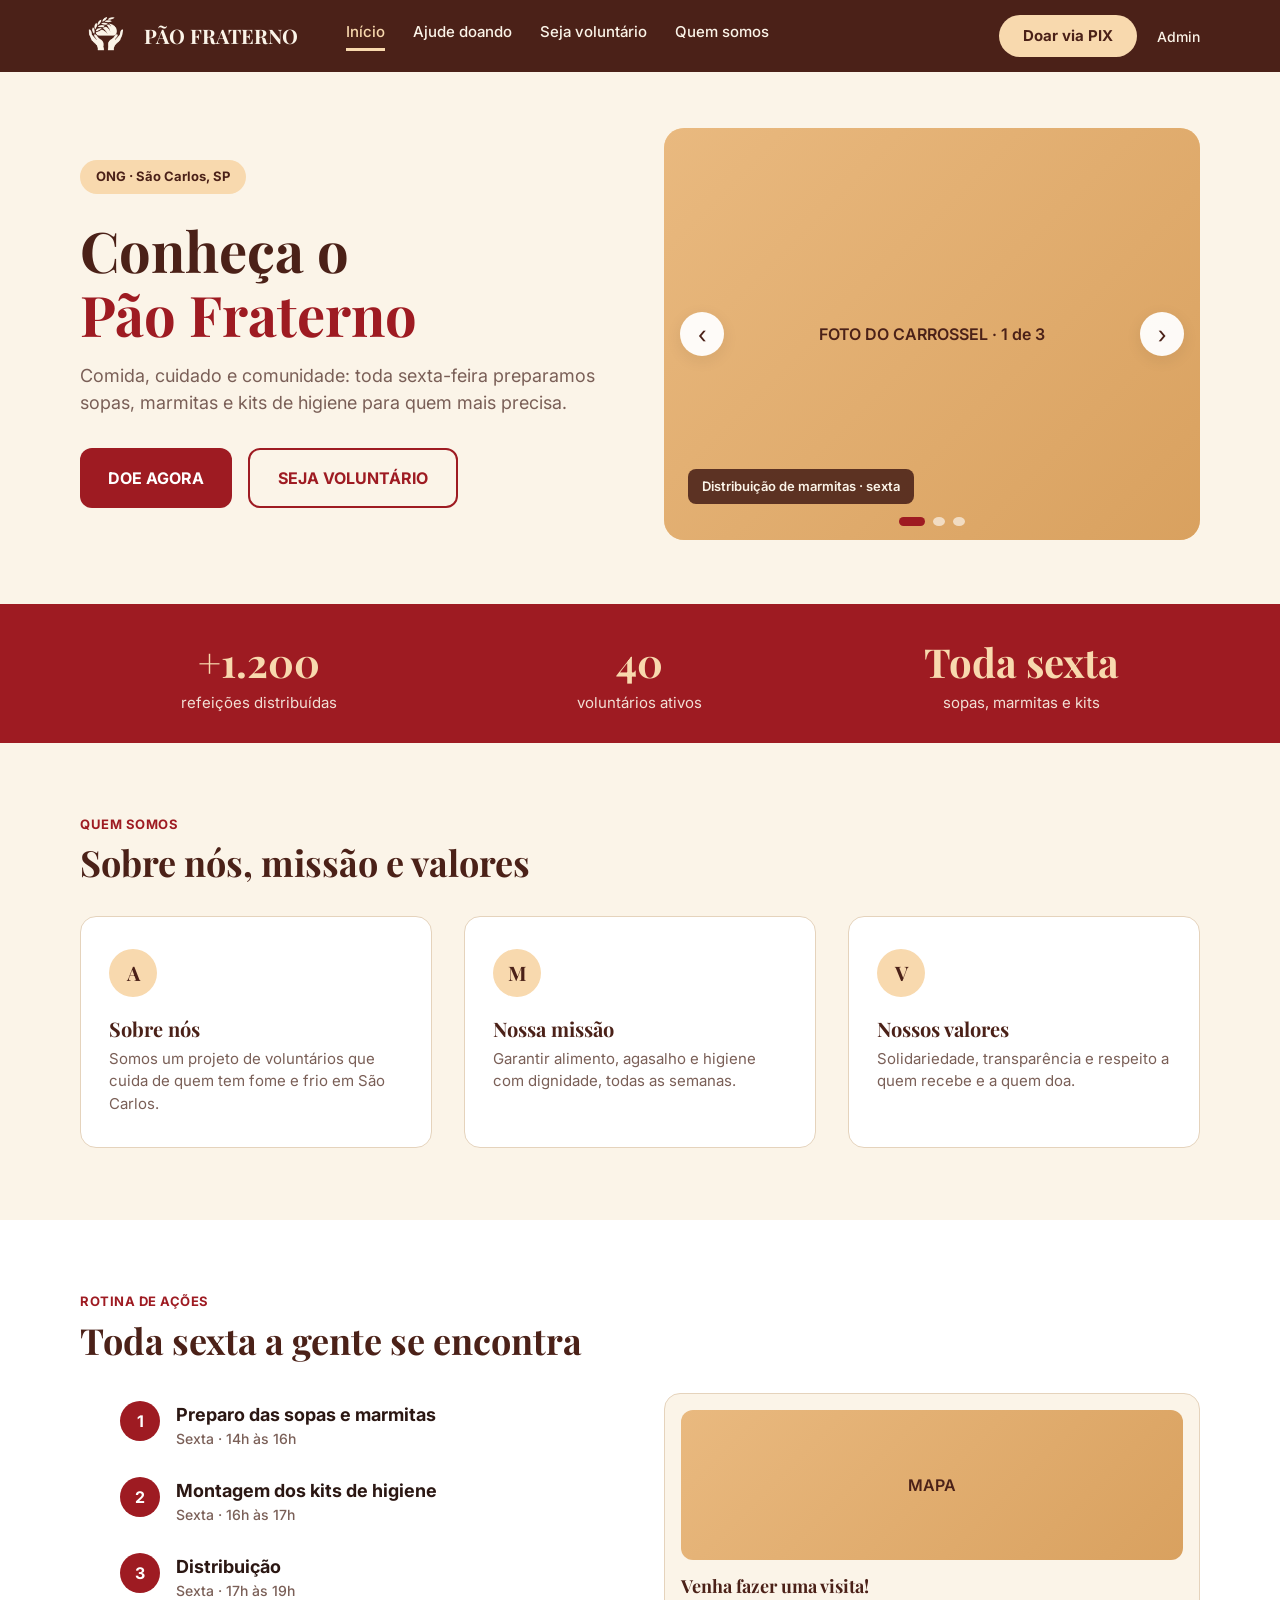
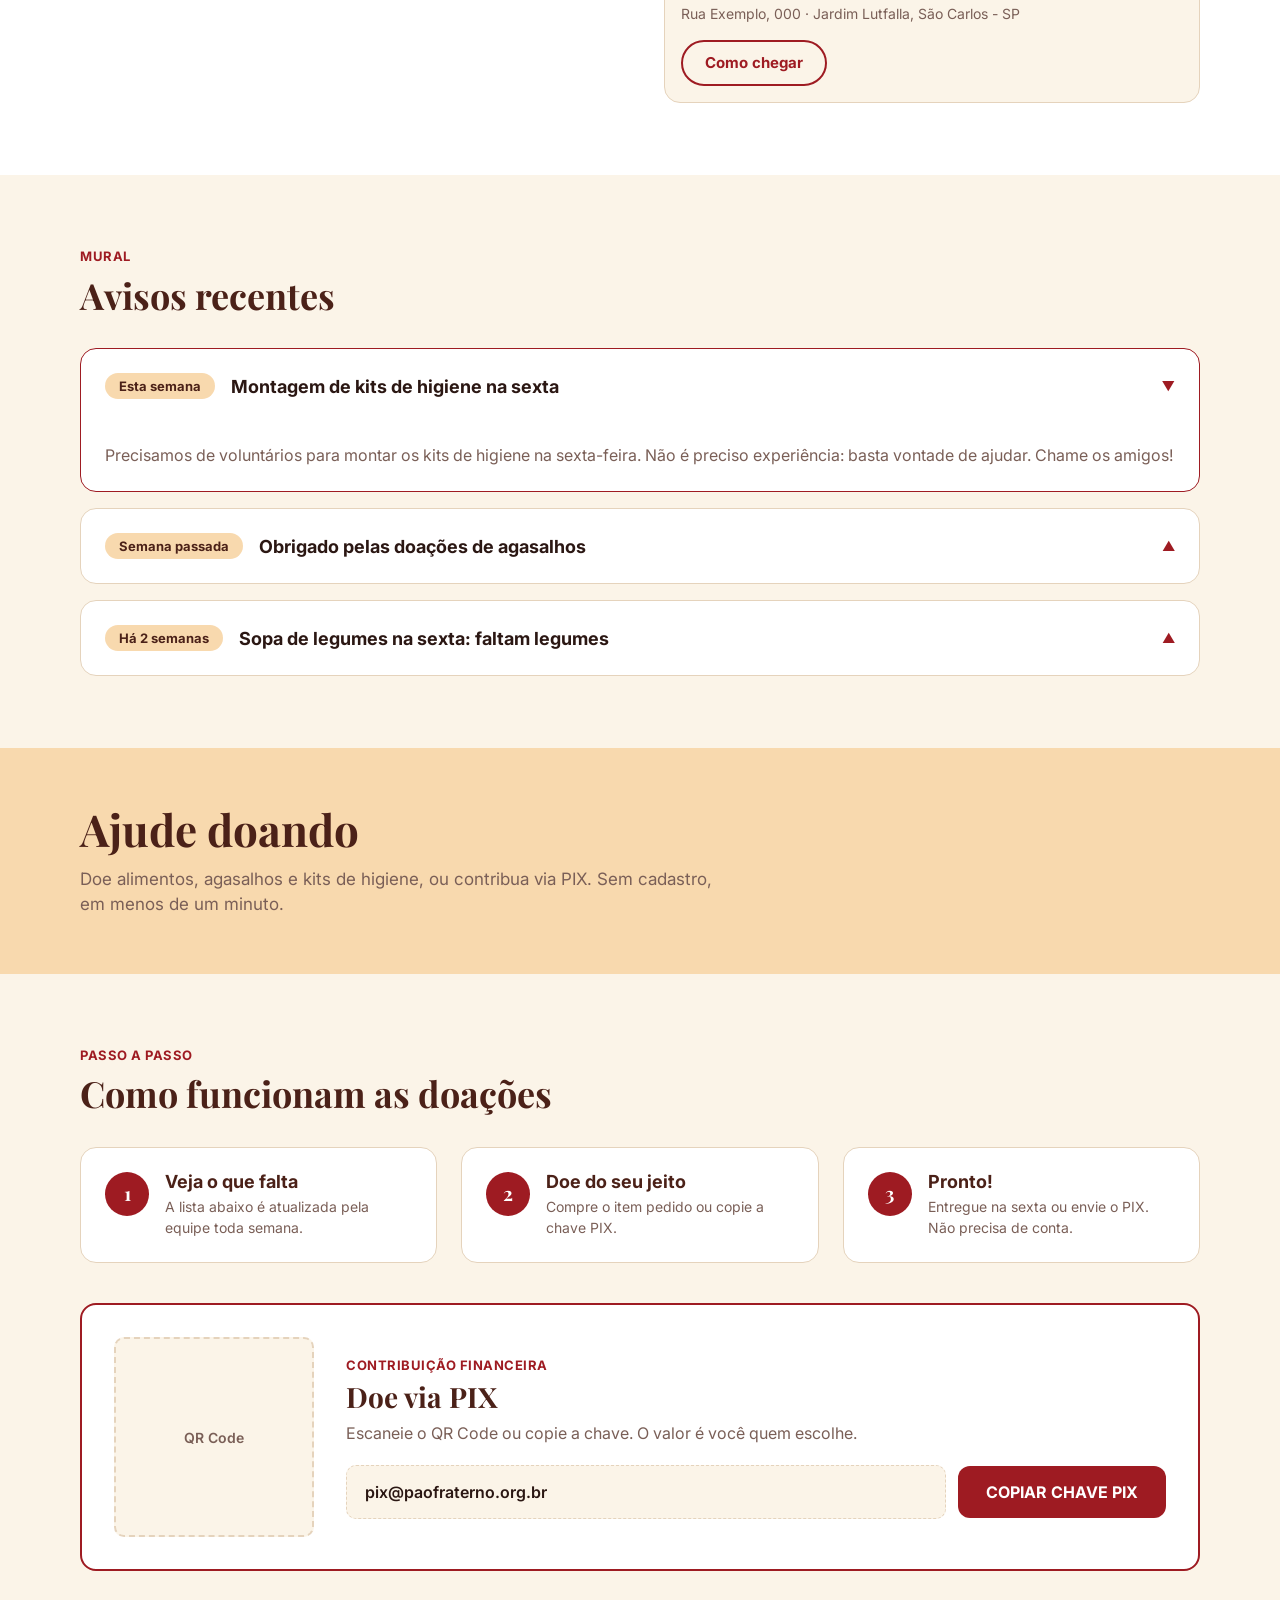
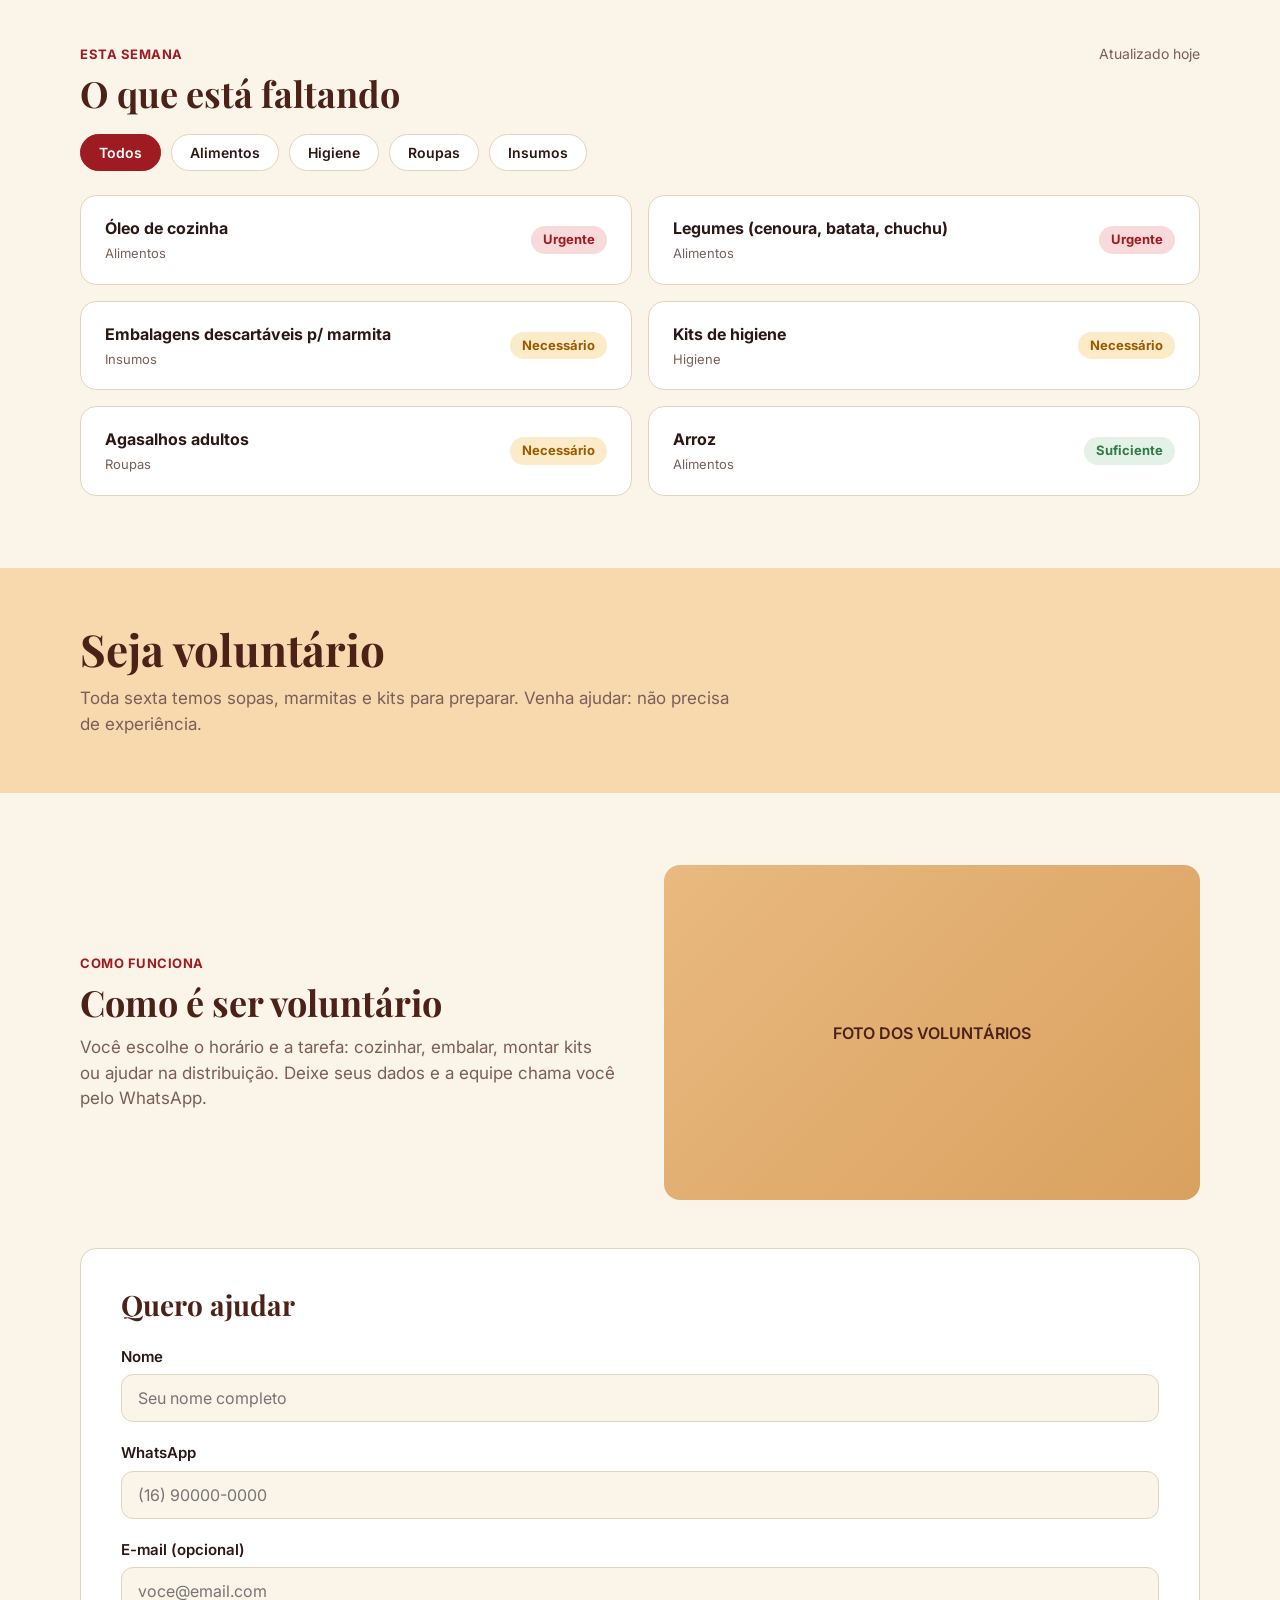
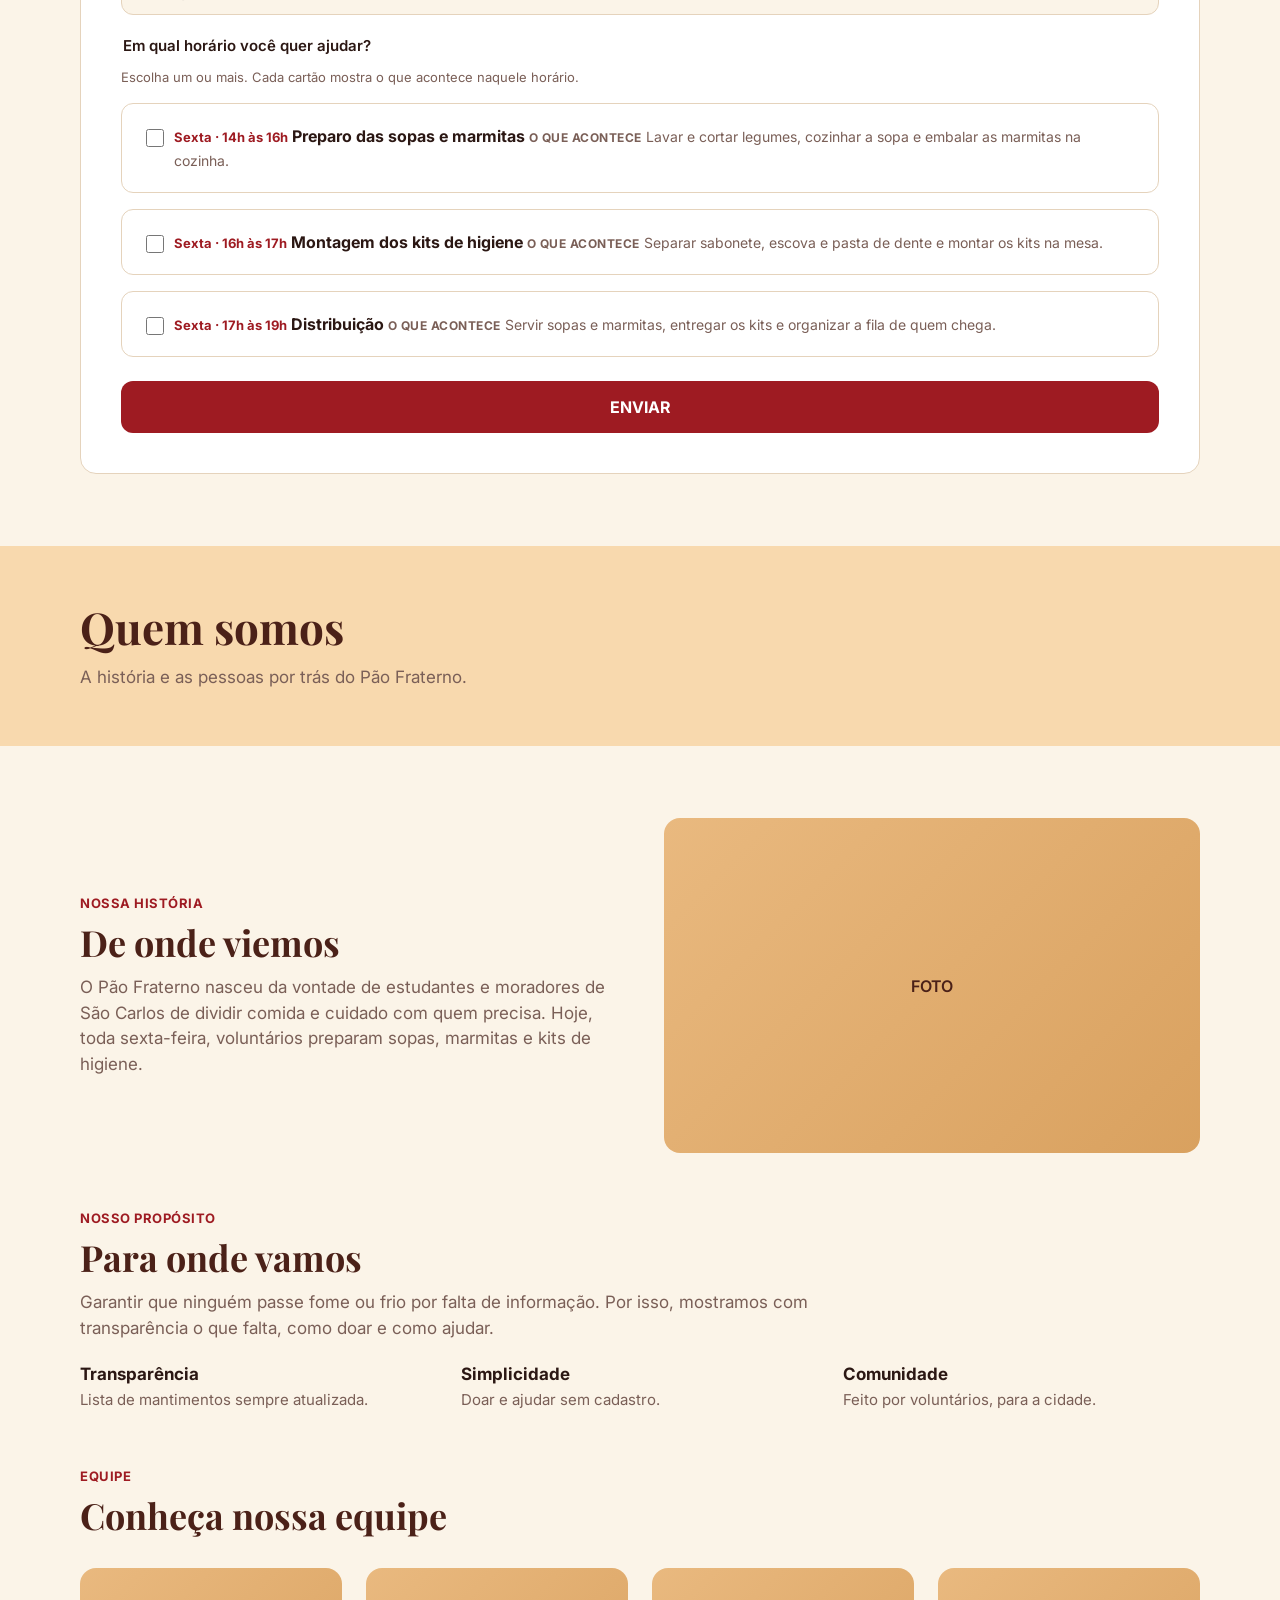
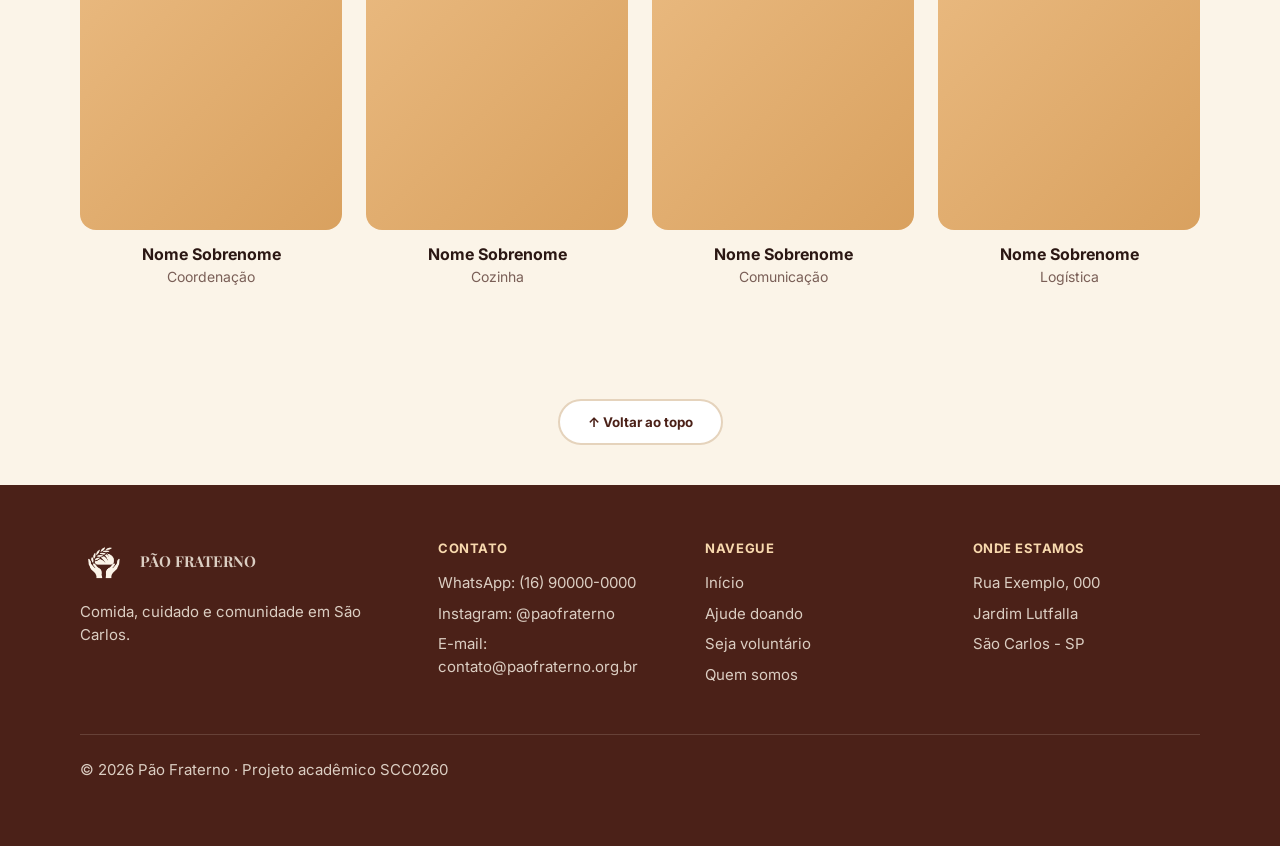
<file: index.html>
<!DOCTYPE html>
<html lang="pt-BR">
<head>
  <meta charset="UTF-8" />
  <meta name="viewport" content="width=device-width, initial-scale=1.0" />
  <title>Pão Fraterno · Comida, cuidado e comunidade em São Carlos</title>
  <meta name="description" content="ONG de São Carlos que, toda sexta-feira, prepara sopas, marmitas e kits de higiene. Veja o que falta, doe via PIX ou seja voluntário — sem cadastro." />

  <link rel="preconnect" href="https://fonts.googleapis.com" />
  <link rel="preconnect" href="https://fonts.gstatic.com" crossorigin />
  <link rel="stylesheet"
        href="https://fonts.googleapis.com/css2?family=Inter:wght@400;500;600;700&family=Playfair+Display:wght@700&display=swap" />
  <link rel="stylesheet" href="css/styles.css" />
  <link rel="stylesheet" href="css/home.css" />
</head>
<body>
  <a class="skip-link" href="#inicio">Pular para o conteúdo</a>

  <!-- ===================== NAVBAR ===================== -->
  <header class="navbar">
    <div class="container navbar__inner">
      <a class="logo" href="#inicio" aria-label="Pão Fraterno — início">
        <img class="logo__marca" src="public/pao_fraterno_logo.png" alt="" />
        <span>PÃO FRATERNO</span>
      </a>

      <button class="nav-toggle" type="button" aria-expanded="false"
              aria-controls="nav-menu" aria-label="Abrir menu">
        <span></span><span></span><span></span>
      </button>

      <nav id="nav-menu" class="nav-menu" aria-label="Navegação principal">
        <a class="nav-menu__link" href="#inicio" aria-current="page">Início</a>
        <a class="nav-menu__link" href="#ajude-doando">Ajude doando</a>
        <a class="nav-menu__link" href="#seja-voluntario">Seja voluntário</a>
        <a class="nav-menu__link" href="#quem-somos">Quem somos</a>
        <a class="nav-menu__link nav-menu__link--admin" href="admin.html">Admin</a>
      </nav>

      <div class="nav-acoes">
        <a class="btn-pix-nav" href="#doe-via-pix">
          Doar via PIX
        </a>
        <a class="nav-admin" href="admin.html">Admin</a>
      </div>
    </div>
  </header>

  <main>
    <!-- ===================== INÍCIO / HERO ===================== -->
    <section id="inicio" class="secao hero">
      <div class="container hero__grade">
        <div>
          <span class="tag">ONG · São Carlos, SP</span>
          <h1 class="hero__titulo">Conheça o <span>Pão Fraterno</span></h1>
          <p class="hero__texto">
            Comida, cuidado e comunidade: toda sexta-feira preparamos sopas,
            marmitas e kits de higiene para quem mais precisa.
          </p>
          <div class="hero__acoes">
            <a class="btn btn--primario" href="#ajude-doando">DOE AGORA</a>
            <a class="btn btn--secundario" href="#seja-voluntario">SEJA VOLUNTÁRIO</a>
          </div>
        </div>

        <div class="carrossel" data-carrossel aria-roledescription="carrossel" aria-label="Fotos das ações">
          <div class="carrossel__trilho">
            <div class="carrossel__slide" role="group" aria-label="1 de 3">
              <span>FOTO DO CARROSSEL · 1 de 3</span>
              <span class="carrossel__legenda">Distribuição de marmitas · sexta</span>
            </div>
            <div class="carrossel__slide" role="group" aria-label="2 de 3" aria-hidden="true">
              <span>FOTO DO CARROSSEL · 2 de 3</span>
              <span class="carrossel__legenda">Preparo das sopas na cozinha</span>
            </div>
            <div class="carrossel__slide" role="group" aria-label="3 de 3" aria-hidden="true">
              <span>FOTO DO CARROSSEL · 3 de 3</span>
              <span class="carrossel__legenda">Montagem dos kits de higiene</span>
            </div>
          </div>
          <button class="carrossel__seta carrossel__seta--anterior" type="button" aria-label="Foto anterior">‹</button>
          <button class="carrossel__seta carrossel__seta--proximo" type="button" aria-label="Próxima foto">›</button>
          <div class="carrossel__pontos" role="tablist" aria-label="Selecionar foto">
            <button class="carrossel__ponto is-ativo" type="button" aria-label="Ir para foto 1"></button>
            <button class="carrossel__ponto" type="button" aria-label="Ir para foto 2"></button>
            <button class="carrossel__ponto" type="button" aria-label="Ir para foto 3"></button>
          </div>
        </div>
      </div>
    </section>

    <!-- ===================== FAIXA DE IMPACTO ===================== -->
    <section class="impacto" aria-label="Indicadores de impacto">
      <div class="container impacto__grade">
        <div>
          <p class="impacto__numero">+1.200</p>
          <p class="impacto__rotulo">refeições distribuídas</p>
        </div>
        <div>
          <p class="impacto__numero">40</p>
          <p class="impacto__rotulo">voluntários ativos</p>
        </div>
        <div>
          <p class="impacto__numero">Toda sexta</p>
          <p class="impacto__rotulo">sopas, marmitas e kits</p>
        </div>
      </div>
    </section>

    <!-- ===================== SOBRE / MISSÃO / VALORES ===================== -->
    <section class="secao">
      <div class="container">
        <p class="rotulo-secao">Quem somos</p>
        <h2 class="titulo-secao">Sobre nós, missão e valores</h2>
        <div class="cartoes">
          <article class="cartao">
            <div class="cartao__icone" aria-hidden="true">A</div>
            <h3>Sobre nós</h3>
            <p>Somos um projeto de voluntários que cuida de quem tem fome e frio em São Carlos.</p>
          </article>
          <article class="cartao">
            <div class="cartao__icone" aria-hidden="true">M</div>
            <h3>Nossa missão</h3>
            <p>Garantir alimento, agasalho e higiene com dignidade, todas as semanas.</p>
          </article>
          <article class="cartao">
            <div class="cartao__icone" aria-hidden="true">V</div>
            <h3>Nossos valores</h3>
            <p>Solidariedade, transparência e respeito a quem recebe e a quem doa.</p>
          </article>
        </div>
      </div>
    </section>

    <!-- ===================== ROTINA DE SEXTA ===================== -->
    <section class="secao rotina">
      <div class="container">
        <p class="rotulo-secao">Rotina de ações</p>
        <h2 class="titulo-secao">Toda sexta a gente se encontra</h2>
        <div class="rotina__grade">
          <ol class="passos">
            <li class="passo">
              <span class="passo__numero">1</span>
              <div>
                <p class="passo__titulo">Preparo das sopas e marmitas</p>
                <p class="passo__horario">Sexta · 14h às 16h</p>
              </div>
            </li>
            <li class="passo">
              <span class="passo__numero">2</span>
              <div>
                <p class="passo__titulo">Montagem dos kits de higiene</p>
                <p class="passo__horario">Sexta · 16h às 17h</p>
              </div>
            </li>
            <li class="passo">
              <span class="passo__numero">3</span>
              <div>
                <p class="passo__titulo">Distribuição</p>
                <p class="passo__horario">Sexta · 17h às 19h</p>
              </div>
            </li>
          </ol>

          <div class="cartao-mapa">
            <div class="cartao-mapa__imagem" role="img" aria-label="Mapa com a localização da ONG">MAPA</div>
            <h3>Venha fazer uma visita!</h3>
            <p>Rua Exemplo, 000 · Jardim Lutfalla, São Carlos - SP</p>
            <a class="btn btn--secundario btn--pilula"
               href="https://maps.google.com/?q=São+Carlos+SP" target="_blank" rel="noopener">
              Como chegar
            </a>
          </div>
        </div>
      </div>
    </section>

    <!-- ===================== AVISOS ===================== -->
    <section class="secao">
      <div class="container">
        <p class="rotulo-secao">Mural</p>
        <h2 class="titulo-secao">Avisos recentes</h2>
        <div class="avisos" id="lista-avisos">
          <!-- Preenchido por main.js a partir de AVISOS_MOCK -->
        </div>
      </div>
    </section>

    <!-- ===================== AJUDE DOANDO ===================== -->
    <section id="ajude-doando">
      <div class="secao-destaque">
        <div class="container">
          <h2 class="secao-destaque__titulo">Ajude doando</h2>
          <p class="secao-destaque__texto">
            Doe alimentos, agasalhos e kits de higiene, ou contribua via PIX.
            Sem cadastro, em menos de um minuto.
          </p>
        </div>
      </div>

      <div class="secao">
        <div class="container">
          <p class="rotulo-secao">Passo a passo</p>
          <h3 class="titulo-secao">Como funcionam as doações</h3>
          <div class="passos-doacao">
            <article class="passo-cartao">
              <span class="passo-cartao__numero">1</span>
              <div>
                <h3>Veja o que falta</h3>
                <p>A lista abaixo é atualizada pela equipe toda semana.</p>
              </div>
            </article>
            <article class="passo-cartao">
              <span class="passo-cartao__numero">2</span>
              <div>
                <h3>Doe do seu jeito</h3>
                <p>Compre o item pedido ou copie a chave PIX.</p>
              </div>
            </article>
            <article class="passo-cartao">
              <span class="passo-cartao__numero">3</span>
              <div>
                <h3>Pronto!</h3>
                <p>Entregue na sexta ou envie o PIX. Não precisa de conta.</p>
              </div>
            </article>
          </div>

          <!-- Cartão PIX -->
          <div class="cartao-pix" id="doe-via-pix">
            <div class="cartao-pix__qr" role="img" aria-label="Espaço reservado para o QR Code do PIX">
              <!-- Espaço reservado: insira aqui o QR Code real (ex.: <img src="..."> ) -->
              <span class="cartao-pix__qr-texto">QR Code</span>
            </div>
            <div>
              <p class="cartao-pix__rotulo">Contribuição financeira</p>
              <h3>Doe via PIX</h3>
              <p class="cartao-pix__descricao">
                Escaneie o QR Code ou copie a chave. O valor é você quem escolhe.
              </p>
              <div class="pix-chave">
                <span class="pix-chave__valor" id="pix-chave">pix@paofraterno.org.br</span>
                <button class="btn btn--primario" type="button"
                        data-copiar-pix="pix@paofraterno.org.br">
                  COPIAR CHAVE PIX
                </button>
              </div>
            </div>
          </div>
        </div>
      </div>

      <!-- Lista de itens -->
      <div class="secao" style="padding-top: 0;">
        <div class="container">
          <div class="itens-cabecalho">
            <div>
              <p class="rotulo-secao">Esta semana</p>
              <h3 class="titulo-secao" style="margin-bottom:0;">O que está faltando</h3>
            </div>
            <span class="itens-cabecalho__atualizado">Atualizado hoje</span>
          </div>

          <div class="filtros" data-filtros role="group" aria-label="Filtrar itens por categoria">
            <button class="filtro is-ativo" type="button" data-categoria="Todos" aria-pressed="true">Todos</button>
            <button class="filtro" type="button" data-categoria="Alimentos" aria-pressed="false">Alimentos</button>
            <button class="filtro" type="button" data-categoria="Higiene" aria-pressed="false">Higiene</button>
            <button class="filtro" type="button" data-categoria="Roupas" aria-pressed="false">Roupas</button>
            <button class="filtro" type="button" data-categoria="Insumos" aria-pressed="false">Insumos</button>
          </div>

          <div class="lista-itens" id="lista-itens">
            <!-- Preenchido por main.js a partir de ITENS_MOCK -->
          </div>
        </div>
      </div>
    </section>

    <!-- ===================== SEJA VOLUNTÁRIO ===================== -->
    <section id="seja-voluntario">
      <div class="secao-destaque">
        <div class="container">
          <h2 class="secao-destaque__titulo">Seja voluntário</h2>
          <p class="secao-destaque__texto">
            Toda sexta temos sopas, marmitas e kits para preparar.
            Venha ajudar: não precisa de experiência.
          </p>
        </div>
      </div>

      <div class="secao">
        <div class="container">
          <div class="voluntario__intro">
            <div>
              <p class="rotulo-secao">Como funciona</p>
              <h3 class="titulo-secao" style="margin-bottom:12px;">Como é ser voluntário</h3>
              <p style="color: var(--cor-texto-suave); font-size: 1.0625rem;">
                Você escolhe o horário e a tarefa: cozinhar, embalar, montar kits ou
                ajudar na distribuição. Deixe seus dados e a equipe chama você pelo WhatsApp.
              </p>
            </div>
            <div class="foto-placeholder" role="img" aria-label="Foto dos voluntários">FOTO DOS VOLUNTÁRIOS</div>
          </div>

          <!-- Formulário -->
          <form class="form" id="form-voluntario" novalidate>
            <h3>Quero ajudar</h3>

            <div class="campo">
              <label for="vol-nome">Nome</label>
              <input type="text" id="vol-nome" name="nome" placeholder="Seu nome completo" required autocomplete="name" />
            </div>

            <div class="campo">
              <label for="vol-whats">WhatsApp</label>
              <input type="tel" id="vol-whats" name="whatsapp" placeholder="(16) 90000-0000" required autocomplete="tel" />
            </div>

            <div class="campo">
              <label for="vol-email">E-mail (opcional)</label>
              <input type="email" id="vol-email" name="email" placeholder="voce@email.com" autocomplete="email" />
            </div>

            <fieldset>
              <legend>Em qual horário você quer ajudar?</legend>
              <p class="campo__ajuda">Escolha um ou mais. Cada cartão mostra o que acontece naquele horário.</p>
              <div class="horarios">
                <label class="horario">
                  <input type="checkbox" name="horario" value="14h-16h" />
                  <span class="horario__periodo">Sexta · 14h às 16h</span>
                  <span class="horario__titulo">Preparo das sopas e marmitas</span>
                  <span class="horario__rotulo">O que acontece</span>
                  <span class="horario__descricao">Lavar e cortar legumes, cozinhar a sopa e embalar as marmitas na cozinha.</span>
                </label>
                <label class="horario">
                  <input type="checkbox" name="horario" value="16h-17h" />
                  <span class="horario__periodo">Sexta · 16h às 17h</span>
                  <span class="horario__titulo">Montagem dos kits de higiene</span>
                  <span class="horario__rotulo">O que acontece</span>
                  <span class="horario__descricao">Separar sabonete, escova e pasta de dente e montar os kits na mesa.</span>
                </label>
                <label class="horario">
                  <input type="checkbox" name="horario" value="17h-19h" />
                  <span class="horario__periodo">Sexta · 17h às 19h</span>
                  <span class="horario__titulo">Distribuição</span>
                  <span class="horario__rotulo">O que acontece</span>
                  <span class="horario__descricao">Servir sopas e marmitas, entregar os kits e organizar a fila de quem chega.</span>
                </label>
              </div>
            </fieldset>

            <button class="btn btn--primario" type="submit" style="width:100%;">ENVIAR</button>
          </form>
        </div>
      </div>
    </section>

    <!-- ===================== QUEM SOMOS ===================== -->
    <section id="quem-somos">
      <div class="secao-destaque">
        <div class="container">
          <h2 class="secao-destaque__titulo">Quem somos</h2>
          <p class="secao-destaque__texto">A história e as pessoas por trás do Pão Fraterno.</p>
        </div>
      </div>

      <div class="secao">
        <div class="container">
          <div class="historia">
            <div>
              <p class="rotulo-secao">Nossa história</p>
              <h3 class="titulo-secao" style="margin-bottom:12px;">De onde viemos</h3>
              <p style="color: var(--cor-texto-suave); font-size: 1.0625rem;">
                O Pão Fraterno nasceu da vontade de estudantes e moradores de São Carlos
                de dividir comida e cuidado com quem precisa. Hoje, toda sexta-feira,
                voluntários preparam sopas, marmitas e kits de higiene.
              </p>
            </div>
            <div class="foto-placeholder" role="img" aria-label="Foto da ONG">FOTO</div>
          </div>

          <div style="margin-bottom:56px;">
            <p class="rotulo-secao">Nosso propósito</p>
            <h3 class="titulo-secao" style="margin-bottom:12px;">Para onde vamos</h3>
            <p style="color: var(--cor-texto-suave); font-size: 1.0625rem; max-width: 70ch;">
              Garantir que ninguém passe fome ou frio por falta de informação. Por isso,
              mostramos com transparência o que falta, como doar e como ajudar.
            </p>
            <div class="valores">
              <div class="valor">
                <h4>Transparência</h4>
                <p>Lista de mantimentos sempre atualizada.</p>
              </div>
              <div class="valor">
                <h4>Simplicidade</h4>
                <p>Doar e ajudar sem cadastro.</p>
              </div>
              <div class="valor">
                <h4>Comunidade</h4>
                <p>Feito por voluntários, para a cidade.</p>
              </div>
            </div>
          </div>

          <div>
            <p class="rotulo-secao">Equipe</p>
            <h3 class="titulo-secao">Conheça nossa equipe</h3>
            <div class="equipe">
              <div class="membro">
                <div class="membro__avatar" aria-hidden="true"></div>
                <p class="membro__nome">Nome Sobrenome</p>
                <p class="membro__papel">Coordenação</p>
              </div>
              <div class="membro">
                <div class="membro__avatar" aria-hidden="true"></div>
                <p class="membro__nome">Nome Sobrenome</p>
                <p class="membro__papel">Cozinha</p>
              </div>
              <div class="membro">
                <div class="membro__avatar" aria-hidden="true"></div>
                <p class="membro__nome">Nome Sobrenome</p>
                <p class="membro__papel">Comunicação</p>
              </div>
              <div class="membro">
                <div class="membro__avatar" aria-hidden="true"></div>
                <p class="membro__nome">Nome Sobrenome</p>
                <p class="membro__papel">Logística</p>
              </div>
            </div>
          </div>
        </div>
      </div>
    </section>
  </main>

  <!-- Voltar ao topo (fim da página) -->
  <div class="voltar-topo-wrap">
    <button class="voltar-topo" type="button"
            onclick="window.scrollTo({ top: 0, behavior: 'smooth' })">
      ↑ Voltar ao topo
    </button>
  </div>

  <!-- ===================== RODAPÉ ===================== -->
  <footer class="rodape">
    <div class="container">
      <div class="rodape__grade">
        <div>
          <div class="rodape__marca">
            <img class="rodape__logo" src="public/pao_fraterno_logo.png" alt="" />
            <p class="rodape__titulo-marca">PÃO FRATERNO</p>
          </div>
          <p>Comida, cuidado e comunidade em São Carlos.</p>
        </div>
        <div>
          <h4>Contato</h4>
          <ul>
            <li>WhatsApp: (16) 90000-0000</li>
            <li>Instagram: @paofraterno</li>
            <li>E-mail: contato@paofraterno.org.br</li>
          </ul>
        </div>
        <div>
          <h4>Navegue</h4>
          <ul>
            <li><a href="#inicio">Início</a></li>
            <li><a href="#ajude-doando">Ajude doando</a></li>
            <li><a href="#seja-voluntario">Seja voluntário</a></li>
            <li><a href="#quem-somos">Quem somos</a></li>
          </ul>
        </div>
        <div>
          <h4>Onde estamos</h4>
          <ul>
            <li>Rua Exemplo, 000</li>
            <li>Jardim Lutfalla</li>
            <li>São Carlos - SP</li>
          </ul>
        </div>
      </div>
      <p class="rodape__creditos">© 2026 Pão Fraterno · Projeto acadêmico SCC0260</p>
    </div>
  </footer>

  <script src="js/data.js"></script>
  <script src="js/main.js"></script>
</body>
</html>
</file>
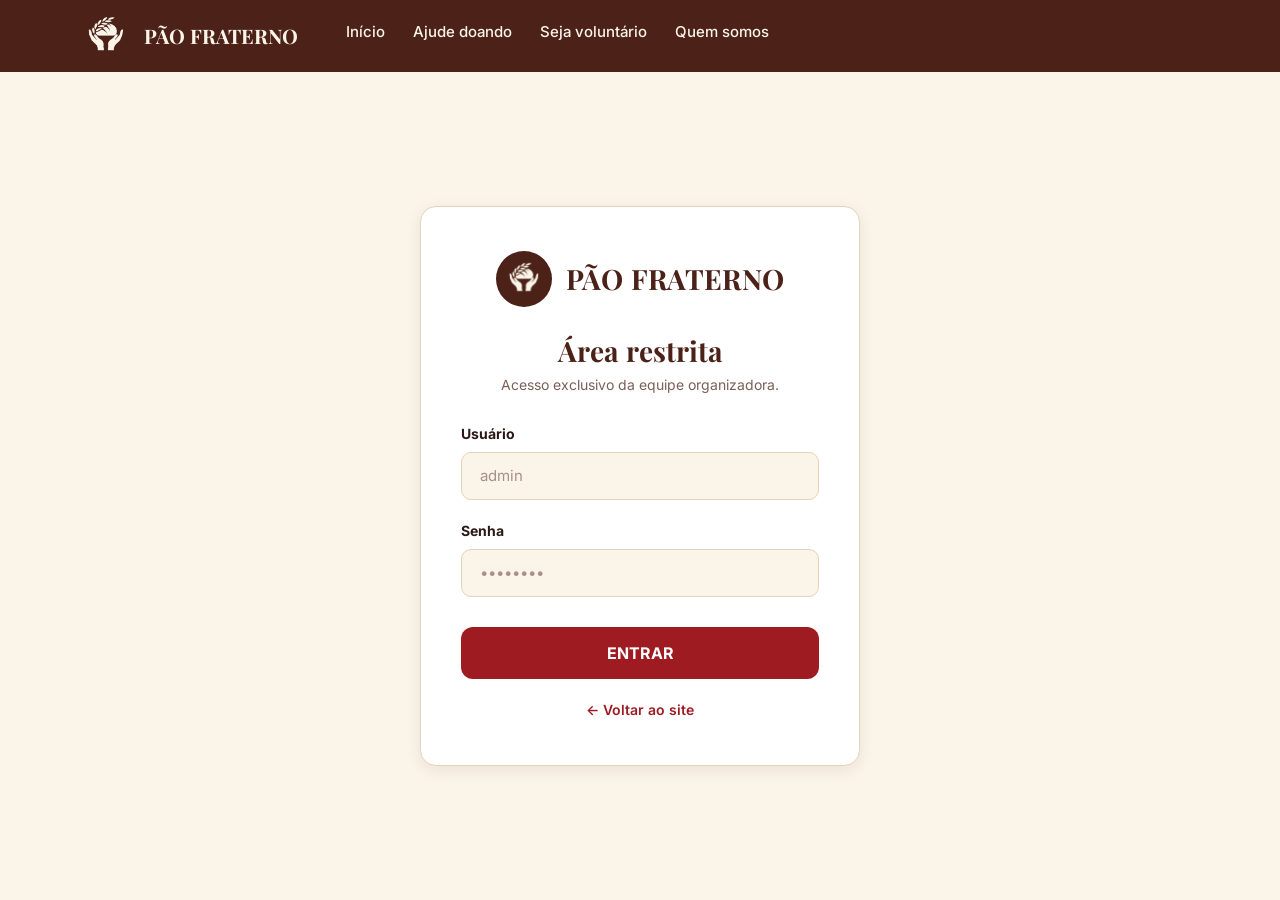
<file: admin.html>
<!DOCTYPE html>
<html lang="pt-BR">
<head>
  <meta charset="UTF-8" />
  <meta name="viewport" content="width=device-width, initial-scale=1.0" />
  <title>Entrar · Pão Fraterno</title>
  <meta name="description" content="Área restrita do Pão Fraterno: acesso exclusivo da equipe organizadora." />
  <meta name="robots" content="noindex" />

  <link rel="preconnect" href="https://fonts.googleapis.com" />
  <link rel="preconnect" href="https://fonts.gstatic.com" crossorigin />
  <link rel="stylesheet"
        href="https://fonts.googleapis.com/css2?family=Inter:wght@400;500;600;700&family=Playfair+Display:wght@700&display=swap" />
  <link rel="stylesheet" href="css/styles.css" />
  <link rel="stylesheet" href="css/admin.css" />
</head>
<body class="admin">
  <!-- ===================== NAVBAR ===================== -->
  <header class="navbar">
    <div class="container navbar__inner">
      <a class="logo" href="index.html" aria-label="Pão Fraterno — início">
        <img class="logo__marca" src="public/pao_fraterno_logo.png" alt="" />
        <span>PÃO FRATERNO</span>
      </a>

      <button class="nav-toggle" type="button" aria-expanded="false"
              aria-controls="nav-menu" aria-label="Abrir menu">
        <span></span><span></span><span></span>
      </button>

      <nav id="nav-menu" class="nav-menu" aria-label="Navegação principal">
        <a class="nav-menu__link" href="index.html#inicio">Início</a>
        <a class="nav-menu__link" href="index.html#ajude-doando">Ajude doando</a>
        <a class="nav-menu__link" href="index.html#seja-voluntario">Seja voluntário</a>
        <a class="nav-menu__link" href="index.html#quem-somos">Quem somos</a>
      </nav>
    </div>
  </header>

  <main>
    <!-- ===================== LOGIN ===================== -->
    <section class="login-tela">
      <div class="login-cartao">
        <div class="login-cartao__marca">
          <img class="login-cartao__logo" src="public/pao_fraterno_logo.png" alt="" />
          <span class="login-cartao__nome">PÃO FRATERNO</span>
        </div>
        <h1>Área restrita</h1>
        <p class="login-cartao__sub">Acesso exclusivo da equipe organizadora.</p>

        <p class="login-erro" id="login-erro" role="alert">
          Usuário ou senha incorretos.
        </p>

        <form id="form-login" novalidate>
          <div class="campo">
            <label for="login-usuario">Usuário</label>
            <input type="text" id="login-usuario" name="usuario"
                   placeholder="admin" required autocomplete="username" />
          </div>
          <div class="campo">
            <label for="login-senha">Senha</label>
            <input type="password" id="login-senha" name="senha"
                   placeholder="••••••••" required autocomplete="current-password" />
          </div>
          <button class="btn btn--primario" type="submit" style="width:100%;">ENTRAR</button>
        </form>

        <a class="login-voltar" href="index.html">← Voltar ao site</a>
      </div>
    </section>
  </main>

  <script src="js/auth.js"></script>
  <script src="js/login.js"></script>
</body>
</html>
</file>
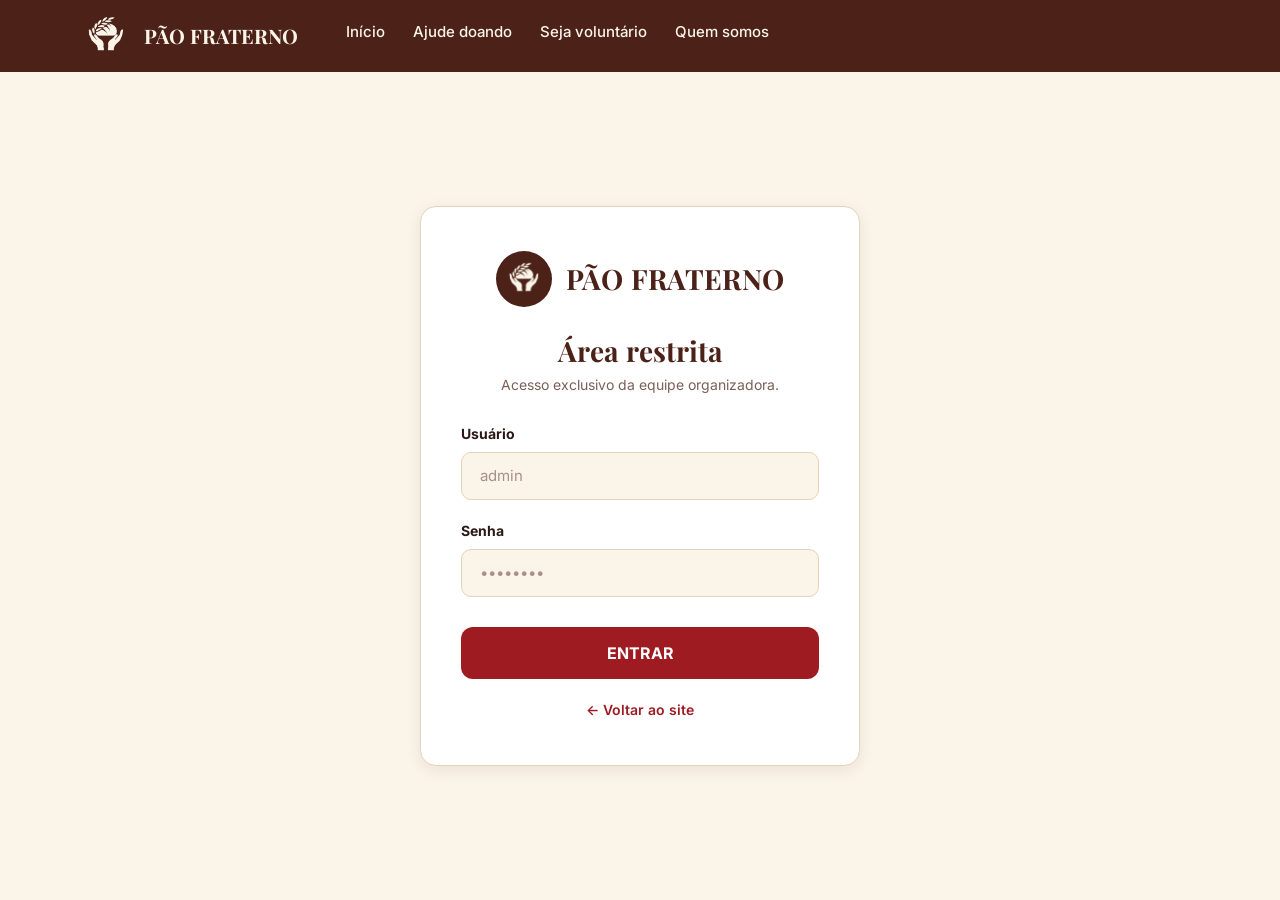
<file: painel.html>
<!DOCTYPE html>
<html lang="pt-BR">
<head>
  <meta charset="UTF-8" />
  <meta name="viewport" content="width=device-width, initial-scale=1.0" />
  <title>Painel · Pão Fraterno</title>
  <meta name="description" content="Painel administrativo do Pão Fraterno: gerenciamento de avisos e da lista de itens para arrecadação." />
  <meta name="robots" content="noindex" />

  <link rel="preconnect" href="https://fonts.googleapis.com" />
  <link rel="preconnect" href="https://fonts.gstatic.com" crossorigin />
  <link rel="stylesheet"
        href="https://fonts.googleapis.com/css2?family=Inter:wght@400;500;600;700&family=Playfair+Display:wght@700&display=swap" />
  <link rel="stylesheet" href="css/styles.css" />
  <link rel="stylesheet" href="css/admin.css" />
</head>
<body class="admin">
  <!-- ===================== NAVBAR ===================== -->
  <header class="navbar">
    <div class="container navbar__inner">
      <a class="logo" href="index.html" aria-label="Pão Fraterno — início">
        <img class="logo__marca" src="public/pao_fraterno_logo.png" alt="" />
        <span>PÃO FRATERNO</span>
      </a>

      <button class="nav-toggle" type="button" aria-expanded="false"
              aria-controls="nav-menu" aria-label="Abrir menu">
        <span></span><span></span><span></span>
      </button>

      <nav id="nav-menu" class="nav-menu" aria-label="Navegação principal">
        <a class="nav-menu__link" href="index.html#inicio">Início</a>
        <a class="nav-menu__link" href="index.html#ajude-doando">Ajude doando</a>
        <a class="nav-menu__link" href="index.html#seja-voluntario">Seja voluntário</a>
        <a class="nav-menu__link" href="index.html#quem-somos">Quem somos</a>
      </nav>

      <div class="nav-acoes">
        <a class="sair" id="btn-sair" href="#">Sair</a>
      </div>
    </div>
  </header>

  <main>
    <!-- ===================== PAINEL ===================== -->
    <section class="painel container">
      <div class="painel__cabecalho">
        <h1>Painel administrativo</h1>
        <p>Atualize a lista de mantimentos e o mural de avisos.</p>
      </div>

      <div class="abas" role="tablist" aria-label="Seções do painel">
        <button class="aba is-ativa" type="button" role="tab"
                aria-selected="true" data-aba="secao-avisos">
          Gerenciador de avisos
        </button>
        <button class="aba" type="button" role="tab"
                aria-selected="false" data-aba="secao-itens">
          Gerenciador de itens p/ arrecadação
        </button>
      </div>

      <!-- Aba: avisos -->
      <div id="secao-avisos" class="painel-secao is-ativa" role="tabpanel">
        <div class="painel-secao__topo">
          <h2>Avisos publicados</h2>
          <button class="btn-novo" type="button" id="btn-novo-aviso">+ Novo aviso</button>
        </div>
        <div class="tabela-wrap">
          <table class="tabela">
            <thead>
              <tr>
                <th scope="col">Título</th>
                <th scope="col">Data</th>
                <th scope="col" class="col-acoes">Ações</th>
              </tr>
            </thead>
            <tbody id="tbody-avisos"><!-- render via painel.js --></tbody>
          </table>
        </div>
      </div>

      <!-- Aba: itens -->
      <div id="secao-itens" class="painel-secao" role="tabpanel">
        <div class="painel-secao__topo">
          <h2>Itens para arrecadação</h2>
          <button class="btn-novo" type="button" id="btn-novo-item">+ Novo item</button>
        </div>
        <div class="tabela-wrap">
          <table class="tabela">
            <thead>
              <tr>
                <th scope="col">Item</th>
                <th scope="col">Categoria</th>
                <th scope="col">Urgência</th>
                <th scope="col" class="col-acoes">Ações</th>
              </tr>
            </thead>
            <tbody id="tbody-itens"><!-- render via painel.js --></tbody>
          </table>
        </div>
      </div>
    </section>
  </main>

  <!-- ===================== MODAL: AVISO ===================== -->
  <div class="modal" id="modal-aviso" role="dialog" aria-modal="true"
       aria-labelledby="modal-aviso-titulo" aria-hidden="true">
    <div class="modal__fundo" data-fechar-modal></div>
    <div class="modal__caixa">
      <div class="modal__topo">
        <h2 id="modal-aviso-titulo">Novo aviso</h2>
        <button class="modal__fechar" type="button" data-fechar-modal aria-label="Fechar">✕</button>
      </div>
      <form id="form-aviso" novalidate>
        <div class="campo">
          <label for="aviso-titulo">Título</label>
          <input type="text" id="aviso-titulo" placeholder="Ex.: Montagem de kits na sexta" required />
        </div>
        <div class="campo">
          <label for="aviso-data">Data</label>
          <input type="text" id="aviso-data" placeholder="Ex.: Esta semana" />
        </div>
        <div class="campo">
          <label for="aviso-conteudo">Conteúdo</label>
          <textarea id="aviso-conteudo" rows="4" placeholder="Escreva o aviso…" required></textarea>
        </div>
        <div class="modal__acoes">
          <button class="btn btn--secundario btn--pilula" type="button" data-fechar-modal>Cancelar</button>
          <button class="btn btn--primario btn--pilula" type="submit">Salvar</button>
        </div>
      </form>
    </div>
  </div>

  <!-- ===================== MODAL: ITEM ===================== -->
  <div class="modal" id="modal-item" role="dialog" aria-modal="true"
       aria-labelledby="modal-item-titulo" aria-hidden="true">
    <div class="modal__fundo" data-fechar-modal></div>
    <div class="modal__caixa">
      <div class="modal__topo">
        <h2 id="modal-item-titulo">Novo item</h2>
        <button class="modal__fechar" type="button" data-fechar-modal aria-label="Fechar">✕</button>
      </div>
      <form id="form-item" novalidate>
        <div class="campo">
          <label for="item-nome">Nome do item</label>
          <input type="text" id="item-nome" placeholder="Ex.: Macarrão" required />
        </div>
        <div class="campo">
          <label for="item-categoria">Categoria</label>
          <select id="item-categoria">
            <option value="Alimentos">Alimentos</option>
            <option value="Higiene">Higiene</option>
            <option value="Roupas">Roupas</option>
            <option value="Insumos">Insumos</option>
          </select>
        </div>
        <div class="campo">
          <label for="item-urgencia">Urgência</label>
          <select id="item-urgencia">
            <option value="urgente">Urgente</option>
            <option value="necessario" selected>Necessário</option>
            <option value="suficiente">Suficiente</option>
          </select>
        </div>
        <div class="modal__acoes">
          <button class="btn btn--secundario btn--pilula" type="button" data-fechar-modal>Cancelar</button>
          <button class="btn btn--primario btn--pilula" type="submit">Salvar</button>
        </div>
      </form>
    </div>
  </div>

  <script src="js/auth.js"></script>
  <script src="js/data.js"></script>
  <script src="js/painel.js"></script>
</body>
</html>
</file>
<file: css/styles.css>
/* =========================================================
   Pão Fraterno — Estilos base e componentes compartilhados
   Paleta e tokens de design derivados dos protótipos (base/*.svg)
   ========================================================= */

/* ---------- Tokens de design ---------- */
:root {
  /* Cores */
  --cor-marrom: #4B2118;        /* navbar, títulos */
  --cor-marrom-escuro: #2B1713; /* texto forte */
  --cor-bordo: #9E1B22;         /* ação / destaque */
  --cor-bordo-hover: #7A3A2E;
  --cor-texto-suave: #7A5F57;   /* texto secundário */
  --cor-creme: #FBF4E8;         /* fundo off-white */
  --cor-bege: #F8D9AE;          /* badges / hero */
  --cor-borda: #E5D3BC;
  --cor-branco: #FFFFFF;

  /* Urgência */
  --urg-urgente-bg: #F9DADA;
  --urg-urgente-fg: #9E1B22;
  --urg-necessario-bg: #FBEBC8;
  --urg-necessario-fg: #9A5B00;
  --urg-suficiente-bg: #E3F1E7;
  --urg-suficiente-fg: #2F7A46;

  /* Tipografia */
  --fonte-titulo: 'Playfair Display', Georgia, serif;
  --fonte-corpo: 'Inter', system-ui, -apple-system, Arial, sans-serif;

  /* Layout */
  --largura-max: 1280px;
  --padding-lateral: 80px;
  --altura-navbar: 72px;
  --raio: 16px;
  --raio-pequeno: 12px;
  --sombra: 0 4px 16px rgba(43, 23, 19, 0.08);
  --sombra-forte: 0 12px 40px rgba(43, 23, 19, 0.18);
  --transicao: 0.2s ease;
}

/* ---------- Reset leve ---------- */
*,
*::before,
*::after {
  box-sizing: border-box;
}

html {
  scroll-behavior: smooth;
  scroll-padding-top: var(--altura-navbar);
}

body {
  margin: 0;
  font-family: var(--fonte-corpo);
  color: var(--cor-marrom-escuro);
  background-color: var(--cor-creme);
  line-height: 1.5;
  -webkit-font-smoothing: antialiased;
}

h1, h2, h3, h4 {
  font-family: var(--fonte-titulo);
  color: var(--cor-marrom);
  margin: 0;
  line-height: 1.15;
}

p {
  margin: 0;
}

a {
  color: inherit;
  text-decoration: none;
}

img {
  max-width: 100%;
  display: block;
}

ul {
  list-style: none;
  margin: 0;
  padding: 0;
}

button {
  font-family: inherit;
  cursor: pointer;
  border: none;
  background: none;
}

:focus-visible {
  outline: 3px solid var(--cor-bordo);
  outline-offset: 2px;
}

/* Acessibilidade: link para pular ao conteúdo */
.skip-link {
  position: absolute;
  left: -999px;
  top: 0;
  z-index: 1000;
  background: var(--cor-bordo);
  color: var(--cor-branco);
  padding: 12px 20px;
  border-radius: 0 0 8px 0;
  font-weight: 700;
}
.skip-link:focus {
  left: 0;
}

.visually-hidden {
  position: absolute !important;
  width: 1px;
  height: 1px;
  padding: 0;
  margin: -1px;
  overflow: hidden;
  clip: rect(0, 0, 0, 0);
  white-space: nowrap;
  border: 0;
}

/* ---------- Layout utilitário ---------- */
.container {
  width: 100%;
  max-width: var(--largura-max);
  margin-inline: auto;
  padding-inline: var(--padding-lateral);
}

.secao {
  padding-block: 72px;
}

.rotulo-secao {
  font-size: 0.8125rem;
  font-weight: 700;
  letter-spacing: 0.04em;
  color: var(--cor-bordo);
  text-transform: uppercase;
  margin-bottom: 8px;
}

.titulo-secao {
  font-size: 2.25rem;
  margin-bottom: 32px;
}

/* ---------- Botões ---------- */
.btn {
  display: inline-flex;
  align-items: center;
  justify-content: center;
  gap: 8px;
  font-weight: 700;
  font-size: 1rem;
  border-radius: var(--raio-pequeno);
  padding: 16px 28px;
  transition: background var(--transicao), color var(--transicao),
    border-color var(--transicao), transform var(--transicao);
  text-align: center;
}
.btn:active {
  transform: translateY(1px);
}

.btn--primario {
  background: var(--cor-bordo);
  color: var(--cor-branco);
}
.btn--primario:hover {
  background: var(--cor-bordo-hover);
}

.btn--secundario {
  background: transparent;
  color: var(--cor-bordo);
  border: 2px solid var(--cor-bordo);
}
.btn--secundario:hover {
  background: var(--cor-bordo);
  color: var(--cor-branco);
}

.btn--pilula {
  border-radius: 999px;
  padding: 10px 22px;
  font-size: 0.9375rem;
}

/* ---------- Campos de formulário (compartilhado) ---------- */
.campo {
  margin-bottom: 20px;
}
.campo label {
  display: block;
  font-weight: 600;
  font-size: 0.9375rem;
  margin-bottom: 6px;
  color: var(--cor-marrom-escuro);
}
.campo input,
.campo textarea,
.campo select {
  display: block;
  width: 100%;
  font-family: inherit;
  font-size: 1rem;
  padding: 13px 16px;
  border: 1.5px solid var(--cor-borda);
  border-radius: var(--raio-pequeno);
  background: var(--cor-creme);
  color: var(--cor-marrom-escuro);
  transition: border-color var(--transicao);
}
.campo input:focus,
.campo textarea:focus,
.campo select:focus {
  outline: none;
  border-color: var(--cor-bordo);
}
.campo__ajuda {
  font-size: 0.8125rem;
  color: var(--cor-texto-suave);
  margin-top: 6px;
}
fieldset {
  border: none;
  padding: 0;
  margin: 0 0 24px;
}
fieldset legend {
  font-weight: 600;
  font-size: 0.9375rem;
  margin-bottom: 4px;
  color: var(--cor-marrom-escuro);
}

/* ---------- Navbar ---------- */
.navbar {
  position: sticky;
  top: 0;
  z-index: 100;
  background: var(--cor-marrom);
  color: var(--cor-creme);
  height: var(--altura-navbar);
}
.navbar__inner {
  height: 100%;
  display: flex;
  align-items: center;
  gap: 24px;
}

.logo {
  display: flex;
  align-items: center;
  gap: 12px;
  font-family: var(--fonte-titulo);
  font-weight: 700;
  font-size: 1.25rem;
  color: var(--cor-creme);
  flex-shrink: 0;
}
.logo__marca {
  width: 52px;
  height: 52px;
  object-fit: contain;
  flex-shrink: 0;
}

.nav-menu {
  display: flex;
  align-items: center;
  gap: 28px;
  margin-left: 24px;
}
.nav-menu__link {
  font-size: 0.9375rem;
  font-weight: 500;
  color: var(--cor-creme);
  padding-bottom: 4px;
  border-bottom: 3px solid transparent;
  transition: color var(--transicao), border-color var(--transicao);
}
.nav-menu__link:hover,
.nav-menu__link[aria-current="page"] {
  color: var(--cor-bege);
  border-color: var(--cor-bege);
}

.nav-acoes {
  margin-left: auto;
  display: flex;
  align-items: center;
  gap: 20px;
}
.btn-pix-nav {
  background: var(--cor-bege);
  color: var(--cor-marrom);
  font-weight: 700;
  font-size: 0.9375rem;
  border-radius: 999px;
  padding: 10px 24px;
  transition: filter var(--transicao);
}
.btn-pix-nav:hover {
  filter: brightness(0.95);
}
.nav-admin {
  font-size: 0.875rem;
  font-weight: 500;
  color: var(--cor-creme);
}
.nav-admin:hover {
  color: var(--cor-bege);
}

/* Botão hambúrguer (mobile) */
.nav-toggle {
  display: none;
  flex-direction: column;
  gap: 5px;
  padding: 8px;
  margin-left: auto;
}
.nav-toggle span {
  width: 26px;
  height: 3px;
  background: var(--cor-creme);
  border-radius: 2px;
  transition: transform var(--transicao), opacity var(--transicao);
}
.nav-toggle[aria-expanded="true"] span:nth-child(1) {
  transform: translateY(8px) rotate(45deg);
}
.nav-toggle[aria-expanded="true"] span:nth-child(2) {
  opacity: 0;
}
.nav-toggle[aria-expanded="true"] span:nth-child(3) {
  transform: translateY(-8px) rotate(-45deg);
}

/* ---------- Rodapé ---------- */
.rodape {
  background: var(--cor-marrom);
  color: var(--cor-creme);
  padding-block: 56px;
  margin-top: 0;
}
.rodape__grade {
  display: grid;
  grid-template-columns: 1.4fr 1fr 1fr 1fr;
  gap: 40px;
}
.rodape__marca {
  display: flex;
  align-items: center;
  gap: 12px;
  margin-bottom: 12px;
}
.rodape__logo {
  width: 48px;
  height: 48px;
  object-fit: contain;
  flex-shrink: 0;
}
.rodape__titulo-marca {
  font-family: var(--fonte-titulo);
  font-weight: 700;
  font-size: 1.25rem;
  margin-bottom: 0;
}
.rodape h4 {
  color: var(--cor-bege);
  font-family: var(--fonte-corpo);
  font-size: 0.8125rem;
  font-weight: 700;
  letter-spacing: 0.04em;
  text-transform: uppercase;
  margin-bottom: 16px;
}
.rodape p,
.rodape li {
  color: rgba(251, 244, 232, 0.82);
  font-size: 0.9375rem;
  margin-bottom: 8px;
}
.rodape a:hover {
  color: var(--cor-bege);
}
.rodape__creditos {
  margin-top: 40px;
  padding-top: 24px;
  border-top: 1px solid rgba(251, 244, 232, 0.15);
  font-size: 0.875rem;
  color: rgba(251, 244, 232, 0.7);
}

/* ---------- Badges de urgência ---------- */
.badge-urgencia {
  display: inline-block;
  font-size: 0.8125rem;
  font-weight: 700;
  padding: 4px 12px;
  border-radius: 999px;
}
.badge-urgencia--urgente {
  background: var(--urg-urgente-bg);
  color: var(--urg-urgente-fg);
}
.badge-urgencia--necessario {
  background: var(--urg-necessario-bg);
  color: var(--urg-necessario-fg);
}
.badge-urgencia--suficiente {
  background: var(--urg-suficiente-bg);
  color: var(--urg-suficiente-fg);
}

/* ---------- Toast / feedback ---------- */
.toast {
  position: fixed;
  left: 50%;
  bottom: 32px;
  transform: translateX(-50%) translateY(16px);
  background: var(--urg-suficiente-fg);
  color: #fff;
  padding: 14px 24px;
  border-radius: 999px;
  font-weight: 700;
  box-shadow: var(--sombra-forte);
  opacity: 0;
  pointer-events: none;
  transition: opacity var(--transicao), transform var(--transicao);
  z-index: 300;
}
.toast.is-visivel {
  opacity: 1;
  transform: translateX(-50%) translateY(0);
}

/* ---------- Responsivo (base) ---------- */
@media (max-width: 900px) {
  :root {
    --padding-lateral: 20px;
  }

  .nav-menu {
    position: fixed;
    inset: var(--altura-navbar) 0 auto 0;
    flex-direction: column;
    align-items: flex-start;
    gap: 4px;
    margin-left: 0;
    padding: 16px var(--padding-lateral) 24px;
    background: var(--cor-marrom);
    border-top: 1px solid rgba(251, 244, 232, 0.12);
    transform: translateY(-120%);
    transition: transform 0.25s ease;
    box-shadow: var(--sombra-forte);
  }
  .nav-menu.is-aberto {
    transform: translateY(0);
  }
  .nav-menu__link {
    width: 100%;
    padding: 12px 0;
    border-bottom: 1px solid rgba(251, 244, 232, 0.1);
  }
  .nav-menu__link:hover,
  .nav-menu__link[aria-current="page"] {
    border-color: rgba(251, 244, 232, 0.1);
  }

  .nav-acoes {
    gap: 12px;
  }
  .btn-pix-nav {
    display: none; /* No mobile, o PIX fica dentro da seção Ajude doando */
  }
  .nav-admin {
    display: none; /* Admin aparece dentro do menu no mobile */
  }
  .nav-menu .nav-menu__link--admin {
    display: block;
  }
  .nav-toggle {
    display: flex;
  }

  .titulo-secao {
    font-size: 1.75rem;
  }
  .secao {
    padding-block: 48px;
  }

  .rodape__grade {
    grid-template-columns: 1fr 1fr;
    gap: 28px;
  }
}

@media (min-width: 901px) {
  /* No desktop o item Admin fica na barra de ações, não no menu */
  .nav-menu__link--admin {
    display: none;
  }
}

@media (max-width: 520px) {
  .rodape__grade {
    grid-template-columns: 1fr;
  }
  .btn-pix-nav {
    padding: 8px 16px;
    font-size: 0.875rem;
  }
}

/* Respeita preferência de movimento reduzido */
@media (prefers-reduced-motion: reduce) {
  html {
    scroll-behavior: auto;
  }
  * {
    transition: none !important;
    animation: none !important;
  }
}
</file>
<file: css/home.css>
/* =========================================================
   Pão Fraterno — Estilos da Home (index.html)
   ========================================================= */

/* ---------- Hero ---------- */
.hero {
  padding-block: 56px 64px;
}
.hero__grade {
  display: grid;
  grid-template-columns: 1fr 1fr;
  gap: 48px;
  align-items: center;
}
.tag {
  display: inline-block;
  background: var(--cor-bege);
  color: var(--cor-marrom);
  font-size: 0.8125rem;
  font-weight: 700;
  padding: 7px 16px;
  border-radius: 999px;
  margin-bottom: 24px;
}
.hero__titulo {
  font-size: 3.5rem;
  margin-bottom: 16px;
}
.hero__titulo span {
  color: var(--cor-bordo);
  display: block;
}
.hero__texto {
  font-size: 1.125rem;
  color: var(--cor-texto-suave);
  max-width: 48ch;
  margin-bottom: 32px;
}
.hero__acoes {
  display: flex;
  flex-wrap: wrap;
  gap: 16px;
}

/* ---------- Carrossel ---------- */
.carrossel {
  position: relative;
  border-radius: 20px;
  overflow: hidden;
  background: var(--cor-bege);
  aspect-ratio: 520 / 400;
}
.carrossel__trilho {
  display: flex;
  height: 100%;
  transition: transform 0.4s ease;
}
.carrossel__slide {
  flex: 0 0 100%;
  position: relative;
  display: grid;
  place-items: center;
  background: linear-gradient(135deg, #E9B97F, #D9A15F);
  color: var(--cor-marrom);
  font-weight: 600;
}
.carrossel__legenda {
  position: absolute;
  left: 24px;
  bottom: 36px;
  background: rgba(75, 33, 24, 0.88);
  color: var(--cor-creme);
  font-size: 0.8125rem;
  font-weight: 600;
  padding: 8px 14px;
  border-radius: 8px;
}
.carrossel__seta {
  position: absolute;
  top: 50%;
  transform: translateY(-50%);
  width: 44px;
  height: 44px;
  border-radius: 50%;
  background: rgba(255, 255, 255, 0.95);
  color: var(--cor-marrom);
  font-size: 1.5rem;
  display: grid;
  place-items: center;
  box-shadow: var(--sombra);
}
.carrossel__seta--anterior { left: 16px; }
.carrossel__seta--proximo { right: 16px; }
.carrossel__pontos {
  position: absolute;
  left: 50%;
  bottom: 14px;
  transform: translateX(-50%);
  display: flex;
  gap: 8px;
}
.carrossel__ponto {
  width: 9px;
  height: 9px;
  border-radius: 50%;
  background: rgba(255, 255, 255, 0.6);
  transition: background var(--transicao), width var(--transicao);
}
.carrossel__ponto.is-ativo {
  width: 26px;
  border-radius: 999px;
  background: var(--cor-bordo);
}

/* ---------- Faixa de impacto ---------- */
.impacto {
  background: var(--cor-bordo);
  color: var(--cor-creme);
  padding-block: 28px;
}
.impacto__grade {
  display: grid;
  grid-template-columns: repeat(3, 1fr);
  gap: 24px;
  text-align: center;
}
.impacto__numero {
  font-family: var(--fonte-titulo);
  font-weight: 700;
  font-size: 2.5rem;
  color: var(--cor-bege);
}
.impacto__rotulo {
  font-size: 0.9375rem;
  color: rgba(251, 244, 232, 0.9);
}

/* ---------- Cartões (sobre/propósito) ---------- */
.cartoes {
  display: grid;
  grid-template-columns: repeat(3, 1fr);
  gap: 32px;
}
.cartao {
  background: var(--cor-branco);
  border: 1.5px solid var(--cor-borda);
  border-radius: var(--raio);
  padding: 32px 28px;
}
.cartao__icone {
  width: 48px;
  height: 48px;
  border-radius: 50%;
  background: var(--cor-bege);
  color: var(--cor-marrom);
  font-family: var(--fonte-titulo);
  font-weight: 700;
  font-size: 1.25rem;
  display: grid;
  place-items: center;
  margin-bottom: 20px;
}
.cartao h3 {
  font-size: 1.25rem;
  margin-bottom: 8px;
}
.cartao p {
  color: var(--cor-texto-suave);
  font-size: 0.9375rem;
}

/* ---------- Rotina de sexta ---------- */
.rotina {
  background: var(--cor-branco);
}
.rotina__grade {
  display: grid;
  grid-template-columns: 1fr 1fr;
  gap: 48px;
  align-items: start;
}
.passos {
  display: flex;
  flex-direction: column;
  gap: 28px;
  margin-top: 8px;
}
.passo {
  display: flex;
  gap: 16px;
  align-items: flex-start;
}
.passo__numero {
  flex-shrink: 0;
  width: 40px;
  height: 40px;
  border-radius: 50%;
  background: var(--cor-bordo);
  color: var(--cor-branco);
  font-weight: 700;
  display: grid;
  place-items: center;
}
.passo__titulo {
  font-family: var(--fonte-corpo);
  font-weight: 700;
  font-size: 1.125rem;
  color: var(--cor-marrom-escuro);
}
.passo__horario {
  color: var(--cor-texto-suave);
  font-size: 0.875rem;
  font-weight: 500;
}
.cartao-mapa {
  background: var(--cor-creme);
  border: 1.5px solid var(--cor-borda);
  border-radius: var(--raio);
  padding: 16px;
}
.cartao-mapa__imagem {
  aspect-ratio: 468 / 140;
  border-radius: var(--raio-pequeno);
  background: linear-gradient(135deg, #E9B97F, #D9A15F);
  display: grid;
  place-items: center;
  color: var(--cor-marrom);
  font-weight: 600;
  margin-bottom: 16px;
}
.cartao-mapa h3 {
  font-size: 1.125rem;
  margin-bottom: 6px;
}
.cartao-mapa p {
  color: var(--cor-texto-suave);
  font-size: 0.875rem;
  margin-bottom: 16px;
}

/* ---------- Avisos recentes ---------- */
.avisos {
  display: flex;
  flex-direction: column;
  gap: 16px;
}
.aviso {
  background: var(--cor-branco);
  border: 1.5px solid var(--cor-borda);
  border-radius: var(--raio);
  overflow: hidden;
  transition: border-color var(--transicao);
}
.aviso.is-aberto {
  border-color: var(--cor-bordo);
}
.aviso__cabecalho {
  width: 100%;
  display: flex;
  align-items: center;
  gap: 16px;
  padding: 24px;
  text-align: left;
}
.aviso__data {
  flex-shrink: 0;
  background: var(--cor-bege);
  color: var(--cor-marrom);
  font-size: 0.8125rem;
  font-weight: 700;
  padding: 5px 14px;
  border-radius: 999px;
}
.aviso__titulo {
  flex: 1;
  font-family: var(--fonte-corpo);
  font-weight: 700;
  font-size: 1.125rem;
  color: var(--cor-marrom-escuro);
}
.aviso__seta {
  flex-shrink: 0;
  color: var(--cor-bordo);
  transition: transform var(--transicao);
}
.aviso.is-aberto .aviso__seta {
  transform: rotate(180deg);
}
.aviso__corpo {
  display: grid;
  grid-template-rows: 0fr;
  transition: grid-template-rows 0.3s ease;
}
.aviso.is-aberto .aviso__corpo {
  grid-template-rows: 1fr;
}
.aviso__corpo-interno {
  overflow: hidden;
}
.aviso__texto {
  padding: 0 24px 24px;
  color: var(--cor-texto-suave);
  border-top: 1px solid var(--cor-borda);
  padding-top: 20px;
  margin-top: -1px;
}
.voltar-topo-wrap {
  display: flex;
  justify-content: center;
  padding: 40px 20px;
}
.voltar-topo {
  background: var(--cor-branco);
  border: 2px solid var(--cor-borda);
  color: var(--cor-marrom);
  font-weight: 700;
  border-radius: 999px;
  padding: 13px 28px;
}
.voltar-topo:hover {
  border-color: var(--cor-bordo);
  color: var(--cor-bordo);
}

/* ---------- Cabeçalho das seções grandes ---------- */
.secao-destaque {
  background: var(--cor-bege);
  padding-block: 56px;
}
.secao-destaque__titulo {
  font-size: 2.75rem;
  margin-bottom: 12px;
}
.secao-destaque__texto {
  color: var(--cor-texto-suave);
  font-size: 1.0625rem;
  max-width: 60ch;
}

/* ---------- Doações / PIX ---------- */
.passos-doacao {
  display: grid;
  grid-template-columns: repeat(3, 1fr);
  gap: 24px;
  margin-bottom: 40px;
}
.passo-cartao {
  background: var(--cor-branco);
  border: 1.5px solid var(--cor-borda);
  border-radius: var(--raio);
  padding: 24px;
  display: flex;
  gap: 16px;
  align-items: flex-start;
}
.passo-cartao__numero {
  flex-shrink: 0;
  width: 44px;
  height: 44px;
  border-radius: 50%;
  background: var(--cor-bordo);
  color: var(--cor-branco);
  font-family: var(--fonte-titulo);
  font-weight: 700;
  font-size: 1.2rem;
  display: grid;
  place-items: center;
}
.passo-cartao h3 {
  font-family: var(--fonte-corpo);
  font-size: 1.125rem;
  margin-bottom: 4px;
}
.passo-cartao p {
  color: var(--cor-texto-suave);
  font-size: 0.875rem;
}

.cartao-pix {
  background: var(--cor-branco);
  border: 2px solid var(--cor-bordo);
  border-radius: var(--raio);
  padding: 32px;
  display: grid;
  grid-template-columns: auto 1fr;
  gap: 32px;
  align-items: center;
}
.cartao-pix__qr {
  width: 200px;
  height: 200px;
  border: 2px dashed var(--cor-borda);
  border-radius: 10px;
  display: grid;
  place-items: center;
  background: var(--cor-creme);
}
.cartao-pix__qr img {
  width: 100%;
  height: 100%;
  object-fit: contain;
  border-radius: 8px;
}
.cartao-pix__qr-texto {
  font-size: 0.875rem;
  font-weight: 600;
  color: var(--cor-texto-suave);
}
.cartao-pix__rotulo {
  font-size: 0.8125rem;
  font-weight: 700;
  color: var(--cor-bordo);
  text-transform: uppercase;
  letter-spacing: 0.04em;
  margin-bottom: 6px;
}
.cartao-pix h3 {
  font-size: 1.75rem;
  margin-bottom: 8px;
}
.cartao-pix__descricao {
  color: var(--cor-texto-suave);
  margin-bottom: 20px;
}
.pix-chave {
  display: flex;
  flex-wrap: wrap;
  gap: 12px;
  align-items: center;
}
.pix-chave__valor {
  background: var(--cor-creme);
  border: 1px dashed var(--cor-borda);
  border-radius: 10px;
  padding: 14px 18px;
  font-weight: 600;
  color: var(--cor-marrom-escuro);
  flex: 1;
  min-width: 220px;
}

/* ---------- Lista de itens ---------- */
.itens-cabecalho {
  display: flex;
  flex-wrap: wrap;
  justify-content: space-between;
  align-items: baseline;
  gap: 12px;
  margin-bottom: 20px;
}
.itens-cabecalho__atualizado {
  color: var(--cor-texto-suave);
  font-size: 0.875rem;
}
.filtros {
  display: flex;
  flex-wrap: wrap;
  gap: 10px;
  margin-bottom: 24px;
}
.filtro {
  border: 1.5px solid var(--cor-borda);
  background: var(--cor-branco);
  color: var(--cor-marrom-escuro);
  font-weight: 600;
  font-size: 0.875rem;
  border-radius: 999px;
  padding: 9px 18px;
  transition: all var(--transicao);
}
.filtro:hover {
  border-color: var(--cor-bordo);
}
.filtro.is-ativo {
  background: var(--cor-bordo);
  border-color: var(--cor-bordo);
  color: var(--cor-branco);
}
.lista-itens {
  display: grid;
  grid-template-columns: repeat(2, 1fr);
  gap: 16px;
}
.item-doacao {
  background: var(--cor-branco);
  border: 1.5px solid var(--cor-borda);
  border-radius: var(--raio);
  padding: 20px 24px;
  display: flex;
  justify-content: space-between;
  align-items: center;
  gap: 16px;
}
.item-doacao__nome {
  font-weight: 700;
  color: var(--cor-marrom-escuro);
  margin-bottom: 4px;
}
.item-doacao__categoria {
  font-size: 0.8125rem;
  color: var(--cor-texto-suave);
}
.lista-vazia {
  grid-column: 1 / -1;
  text-align: center;
  color: var(--cor-texto-suave);
  padding: 32px;
}

/* ---------- Seja voluntário ---------- */
.voluntario__intro {
  display: grid;
  grid-template-columns: 1fr 1fr;
  gap: 48px;
  align-items: center;
  margin-bottom: 48px;
}
.foto-placeholder {
  aspect-ratio: 16 / 10;
  border-radius: var(--raio);
  background: linear-gradient(135deg, #E9B97F, #D9A15F);
  display: grid;
  place-items: center;
  color: var(--cor-marrom);
  font-weight: 600;
}
.form {
  background: var(--cor-branco);
  border: 1.5px solid var(--cor-borda);
  border-radius: var(--raio);
  padding: 40px;
}
.form h3 {
  font-size: 1.75rem;
  margin-bottom: 24px;
}
.horarios {
  display: grid;
  gap: 16px;
  margin-top: 16px;
}
.horario {
  position: relative;
  border: 1.5px solid var(--cor-borda);
  border-radius: var(--raio-pequeno);
  padding: 20px 20px 20px 52px;
  cursor: pointer;
  transition: border-color var(--transicao), background var(--transicao);
}
.horario:hover {
  border-color: var(--cor-bordo);
}
.horario input {
  position: absolute;
  top: 22px;
  left: 20px;
  width: 18px;
  height: 18px;
  accent-color: var(--cor-bordo);
}
.horario:has(input:checked) {
  border-color: var(--cor-bordo);
  background: rgba(158, 27, 34, 0.04);
}
.horario__periodo {
  font-size: 0.8125rem;
  font-weight: 700;
  color: var(--cor-bordo);
  margin-bottom: 2px;
}
.horario__titulo {
  font-weight: 700;
  color: var(--cor-marrom-escuro);
  margin-bottom: 8px;
}
.horario__rotulo {
  font-size: 0.75rem;
  font-weight: 700;
  letter-spacing: 0.04em;
  color: var(--cor-texto-suave);
  text-transform: uppercase;
}
.horario__descricao {
  font-size: 0.875rem;
  color: var(--cor-texto-suave);
}

/* ---------- Quem somos ---------- */
.historia {
  display: grid;
  grid-template-columns: 1fr 1fr;
  gap: 48px;
  align-items: center;
  margin-bottom: 56px;
}
.valores {
  display: grid;
  grid-template-columns: repeat(3, 1fr);
  gap: 24px;
  margin-top: 24px;
}
.valor h4 {
  font-family: var(--fonte-corpo);
  color: var(--cor-marrom-escuro);
  font-size: 1.0625rem;
  margin-bottom: 4px;
}
.valor p {
  color: var(--cor-texto-suave);
  font-size: 0.9375rem;
}
.equipe {
  display: grid;
  grid-template-columns: repeat(4, 1fr);
  gap: 24px;
}
.membro {
  text-align: center;
}
.membro__avatar {
  width: 100%;
  aspect-ratio: 1;
  border-radius: var(--raio);
  background: linear-gradient(135deg, #E9B97F, #D9A15F);
  margin-bottom: 12px;
}
.membro__nome {
  font-weight: 700;
  color: var(--cor-marrom-escuro);
}
.membro__papel {
  font-size: 0.875rem;
  color: var(--cor-texto-suave);
}

/* ---------- Responsivo da Home ---------- */
@media (max-width: 900px) {
  .hero__grade,
  .rotina__grade,
  .voluntario__intro,
  .historia {
    grid-template-columns: 1fr;
    gap: 32px;
  }
  .hero__titulo { font-size: 2.5rem; }
  .impacto__grade { grid-template-columns: 1fr; gap: 20px; }
  .cartoes,
  .passos-doacao,
  .valores { grid-template-columns: 1fr; }
  .lista-itens { grid-template-columns: 1fr; }
  .cartao-pix { grid-template-columns: 1fr; justify-items: center; text-align: center; }
  .pix-chave { justify-content: center; }
  .equipe { grid-template-columns: 1fr 1fr; }
  .form { padding: 24px; }
  .secao-destaque__titulo { font-size: 2rem; }
}

@media (max-width: 520px) {
  .equipe { grid-template-columns: 1fr; }
  .hero__acoes .btn { flex: 1; }
}
</file>
<file: css/admin.css>
/* =========================================================
   Pão Fraterno — Estilos do Admin (admin.html)
   ========================================================= */

/* O admin usa fundo branco atrás das tabelas */
body.admin {
  background: var(--cor-creme);
}

/* ---------- Login ---------- */
.login-tela {
  min-height: calc(100vh - var(--altura-navbar));
  display: grid;
  place-items: center;
  padding: 48px 20px;
}
.login-cartao {
  width: 100%;
  max-width: 440px;
  background: var(--cor-branco);
  border: 1.5px solid var(--cor-borda);
  border-radius: var(--raio);
  box-shadow: var(--sombra);
  padding: 44px 40px;
  text-align: center;
}
.login-cartao__marca {
  display: flex;
  align-items: center;
  justify-content: center;
  gap: 14px;
  margin-bottom: 28px;
}
.login-cartao__logo {
  width: 56px;
  height: 56px;
  object-fit: contain;
  border-radius: 50%;
  background: var(--cor-marrom);
  padding: 6px;
}
.login-cartao__nome {
  font-family: var(--fonte-titulo);
  font-weight: 700;
  font-size: 1.75rem;
  letter-spacing: 0.01em;
  color: var(--cor-marrom);
}
.login-cartao h1 {
  font-size: 1.75rem;
  margin-bottom: 6px;
}
.login-cartao__sub {
  color: var(--cor-texto-suave);
  font-size: 0.875rem;
  margin-bottom: 28px;
}
.login-cartao .campo {
  text-align: left;
  margin-bottom: 20px;
}
.login-cartao .campo label {
  display: block;
  font-size: 0.875rem;
  font-weight: 700;
  letter-spacing: normal;
  text-transform: none;
  color: var(--cor-marrom-escuro);
  margin-bottom: 8px;
}
.login-cartao .campo input {
  display: block;
  width: 100%;
  font-family: inherit;
  background: var(--cor-creme);
  border: 1.5px solid var(--cor-borda);
  border-radius: 10px;
  padding: 0 18px;
  height: 48px;
  font-size: 0.9375rem;
  color: var(--cor-marrom-escuro);
}
.login-cartao .campo input::placeholder {
  color: #A89088;
}
.login-cartao .campo input:focus {
  border-color: var(--cor-bordo);
  box-shadow: 0 0 0 3px rgba(158, 27, 34, 0.12);
}
.login-cartao form .btn {
  margin-top: 10px;
  height: 52px;
  padding: 0;
}
.login-erro {
  color: var(--urg-urgente-fg);
  background: var(--urg-urgente-bg);
  border-radius: var(--raio-pequeno);
  padding: 10px 14px;
  font-size: 0.875rem;
  font-weight: 600;
  margin-bottom: 16px;
  display: none;
}
.login-erro.is-visivel { display: block; }
.login-voltar {
  display: inline-block;
  margin-top: 20px;
  color: var(--cor-bordo);
  font-weight: 600;
  font-size: 0.875rem;
}
.login-voltar:hover { color: var(--cor-bordo-hover); }

/* ---------- Painel ---------- */
.painel {
  padding-block: 48px;
}
.painel__cabecalho {
  margin-bottom: 28px;
}
.painel__cabecalho h1 {
  font-size: 2rem;
  margin-bottom: 6px;
}
.painel__cabecalho p {
  color: var(--cor-texto-suave);
}

/* Abas */
.abas {
  display: flex;
  flex-wrap: wrap;
  gap: 8px;
  border-bottom: 2px solid var(--cor-borda);
  margin-bottom: 28px;
}
.aba {
  background: transparent;
  color: var(--cor-texto-suave);
  font-weight: 700;
  font-size: 0.9375rem;
  padding: 14px 20px;
  border-bottom: 3px solid transparent;
  margin-bottom: -2px;
  transition: color var(--transicao), border-color var(--transicao);
}
.aba:hover { color: var(--cor-marrom); }
.aba.is-ativa {
  color: var(--cor-bordo);
  border-color: var(--cor-bordo);
}

.painel-secao { display: none; }
.painel-secao.is-ativa { display: block; }

.painel-secao__topo {
  display: flex;
  flex-wrap: wrap;
  justify-content: space-between;
  align-items: center;
  gap: 12px;
  margin-bottom: 20px;
}
.painel-secao__topo h2 {
  font-size: 1.5rem;
}

/* Tabela */
.tabela-wrap {
  background: var(--cor-branco);
  border: 1.5px solid var(--cor-borda);
  border-radius: var(--raio);
  overflow: hidden;
}
.tabela {
  width: 100%;
  border-collapse: collapse;
}
.tabela thead th {
  text-align: left;
  font-size: 0.75rem;
  font-weight: 700;
  letter-spacing: 0.04em;
  text-transform: uppercase;
  color: var(--cor-texto-suave);
  background: var(--cor-creme);
  padding: 14px 24px;
  border-bottom: 1.5px solid var(--cor-borda);
}
.tabela tbody td {
  padding: 18px 24px;
  border-bottom: 1px solid var(--cor-borda);
  vertical-align: middle;
  color: var(--cor-marrom-escuro);
}
.tabela tbody tr:last-child td { border-bottom: none; }
.tabela tbody tr:hover { background: rgba(248, 217, 174, 0.14); }
.tabela__nome { font-weight: 600; }
.tabela__data { color: var(--cor-texto-suave); }
.tabela__acoes {
  display: flex;
  gap: 8px;
  justify-content: flex-end;
}
.col-acoes { text-align: right; }

/* Botões de ação na tabela */
.btn-icone {
  border: 1.5px solid var(--cor-borda);
  background: var(--cor-branco);
  color: var(--cor-marrom);
  font-weight: 600;
  font-size: 0.8125rem;
  border-radius: 8px;
  padding: 7px 14px;
  transition: all var(--transicao);
}
.btn-icone:hover { border-color: var(--cor-bordo); color: var(--cor-bordo); }
.btn-icone--perigo:hover {
  border-color: var(--urg-urgente-fg);
  color: var(--urg-urgente-fg);
  background: var(--urg-urgente-bg);
}

.btn-novo {
  background: var(--cor-bordo);
  color: var(--cor-branco);
  font-weight: 700;
  font-size: 0.9375rem;
  border-radius: 999px;
  padding: 11px 22px;
  transition: background var(--transicao);
}
.btn-novo:hover { background: var(--cor-bordo-hover); }

.sair {
  color: var(--cor-creme);
  font-weight: 500;
  font-size: 0.875rem;
}
.sair:hover { color: var(--cor-bege); }

/* ---------- Modal ---------- */
.modal {
  position: fixed;
  inset: 0;
  z-index: 200;
  display: none;
  place-items: center;
  padding: 20px;
}
.modal.is-aberto { display: grid; }
.modal__fundo {
  position: absolute;
  inset: 0;
  background: rgba(43, 23, 19, 0.5);
}
.modal__caixa {
  position: relative;
  width: 100%;
  max-width: 480px;
  background: var(--cor-branco);
  border-radius: var(--raio);
  box-shadow: var(--sombra-forte);
  padding: 32px;
  max-height: 90vh;
  overflow-y: auto;
}
.modal__topo {
  display: flex;
  justify-content: space-between;
  align-items: center;
  margin-bottom: 24px;
}
.modal__topo h2 { font-size: 1.5rem; }
.modal__fechar {
  width: 36px;
  height: 36px;
  border-radius: 50%;
  display: grid;
  place-items: center;
  font-size: 1.1rem;
  color: var(--cor-texto-suave);
  transition: background var(--transicao);
}
.modal__fechar:hover { background: var(--cor-creme); }
.modal__acoes {
  display: flex;
  justify-content: flex-end;
  gap: 12px;
  margin-top: 28px;
}

/* ---------- Responsivo do Admin ---------- */
@media (max-width: 760px) {
  /* Tabela vira cartões empilhados */
  .tabela thead { display: none; }
  .tabela, .tabela tbody, .tabela tr, .tabela td { display: block; width: 100%; }
  .tabela tr {
    border-bottom: 1px solid var(--cor-borda);
    padding: 16px 20px;
  }
  .tabela tbody td {
    padding: 4px 0;
    border: none;
  }
  .tabela__acoes { justify-content: flex-start; margin-top: 10px; }
  .col-acoes { text-align: left; }
}

@media (max-width: 520px) {
  .login-cartao { padding: 28px; }
  .modal__caixa { padding: 24px; }
}
</file>
